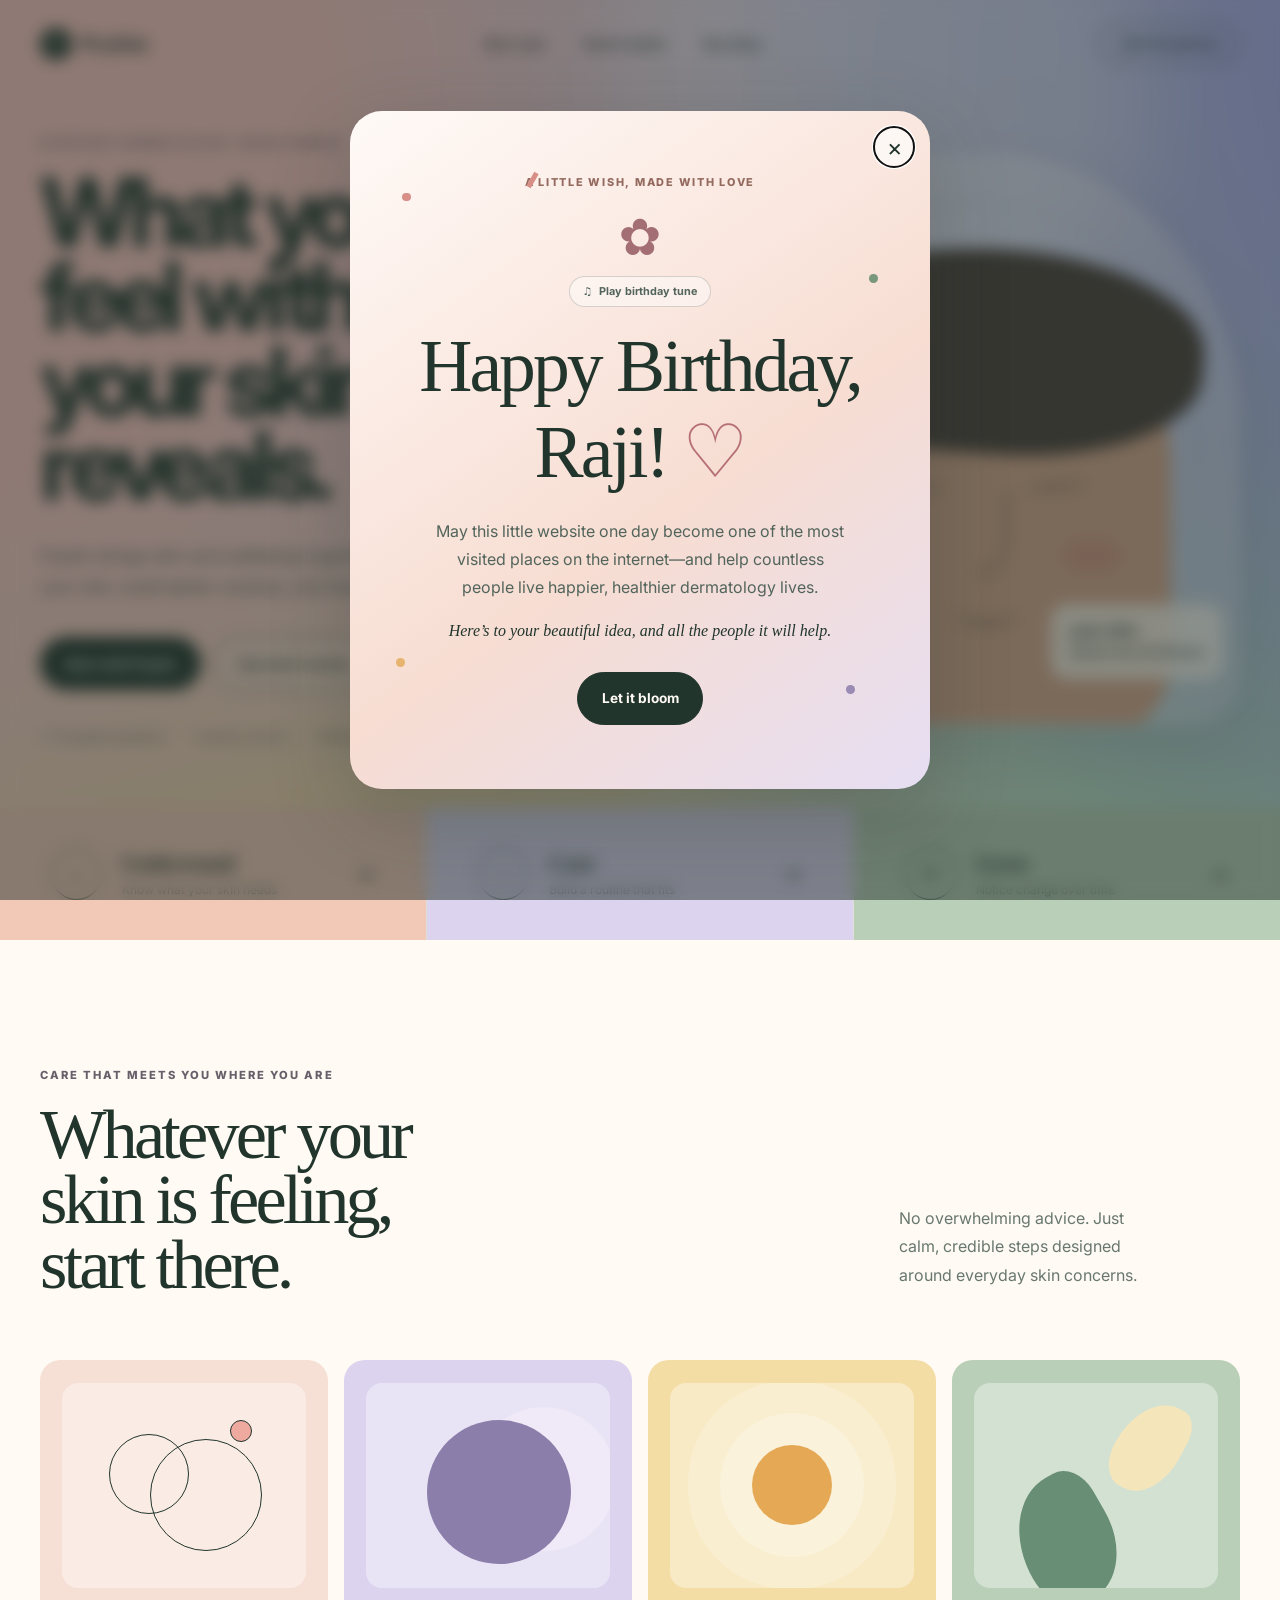
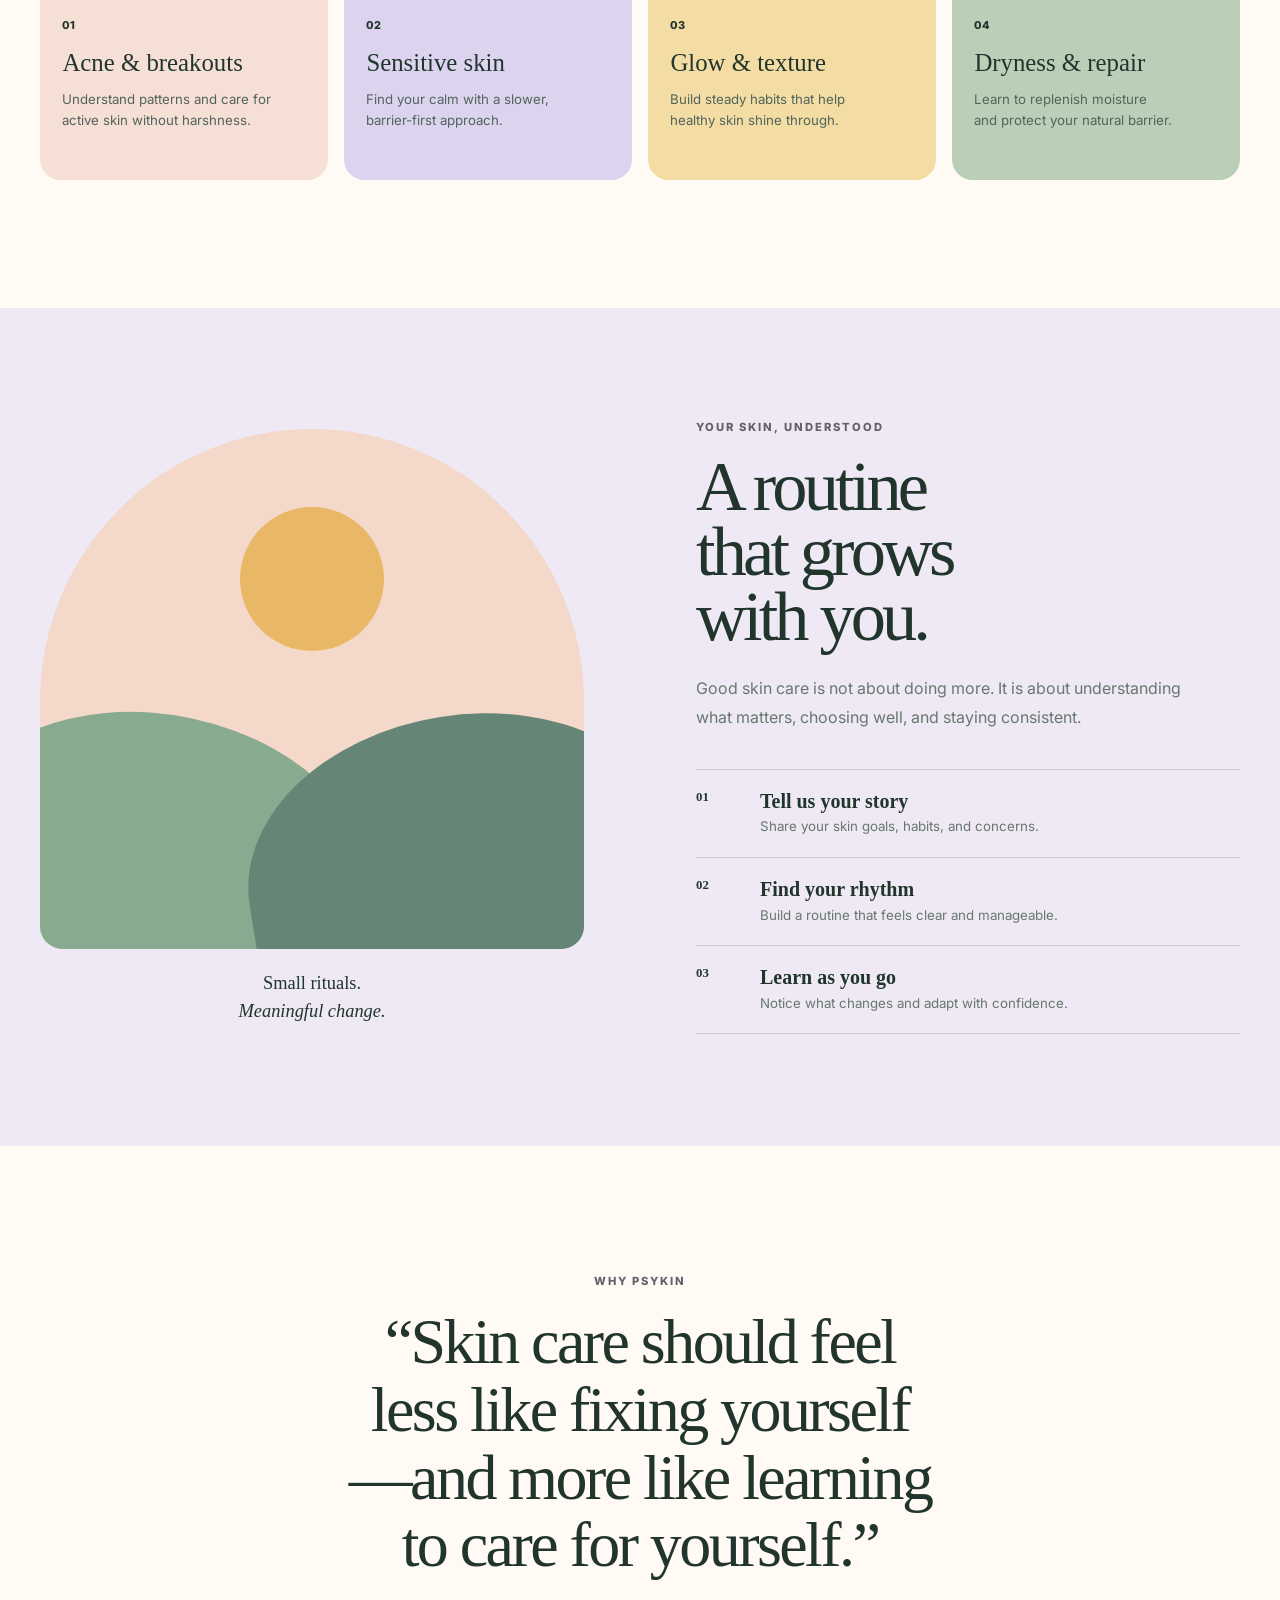
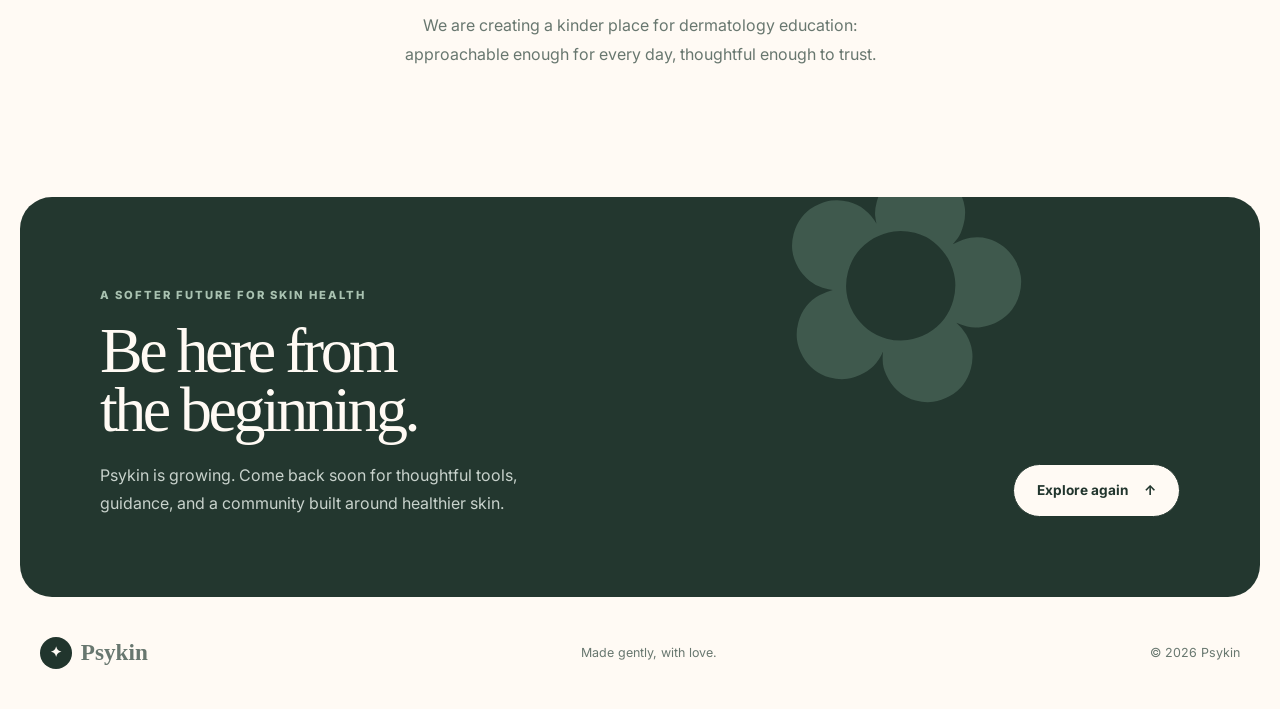
<file: index.html>
<!doctype html>
<html lang="en">
  <head>
    <meta charset="utf-8" />
    <meta name="viewport" content="width=device-width, initial-scale=1" />
    <meta name="description" content="Psykin makes skin health feel simpler, kinder, and easier to understand." />
    <meta name="theme-color" content="#f6ebe4" />
    <title>Psykin — Feel good in your skin</title>
    <link rel="icon" href="data:image/svg+xml,<svg xmlns=%22http://www.w3.org/2000/svg%22 viewBox=%220 0 100 100%22><text y=%22.9em%22 font-size=%2290%22>✿</text></svg>" />
    <link rel="preconnect" href="https://fonts.googleapis.com" />
    <link rel="preconnect" href="https://fonts.gstatic.com" crossorigin />
    <link href="https://fonts.googleapis.com/css2?family=Inter:wght@400;500;600;700;800&display=swap" rel="stylesheet" />
    <link rel="stylesheet" href="assets/css/styles.css" />
    <script src="assets/js/main.js" defer></script>
  </head>
  <body>
    <header class="site-header">
      <a class="brand" href="#top" aria-label="Psykin home"><span class="brand-flower" aria-hidden="true">✦</span>Psykin</a>
      <nav aria-label="Primary navigation"><a href="#care">Skin care</a><a href="#how">How it works</a><a href="#story">Our story</a></nav>
      <a class="nav-cta" href="#start">Join the journey</a>
    </header>

    <main id="top">
      <section class="hero">
        <div class="hero-copy">
          <p class="eyebrow">Everyday dermatology, made human</p>
          <h1>What you feel within, your skin reveals.</h1>
          <p class="hero-lede">Psykin brings skin and wellbeing together, helping you understand your skin, build better routines, and feel supported at every step.</p>
          <div class="hero-actions"><a class="button dark" href="#start">Start with Psykin</a><a class="button ghost" href="#how">See how it works</a></div>
          <div class="trust-line"><span>✦ Thoughtful guidance</span><span>✦ Gentle routines</span><span>✦ Real progress</span></div>
        </div>
        <div class="hero-visual" aria-label="Abstract illustration representing gentle skin care">
          <span class="orbit orbit-one"></span><span class="orbit orbit-two"></span>
          <div class="face"><i class="eye eye-left"></i><i class="eye eye-right"></i><i class="nose"></i><i class="smile"></i><i class="blush blush-left"></i><i class="blush blush-right"></i></div>
          <div class="hero-badge"><b>your skin</b><br />deserves kindness</div>
          <span class="petal petal-one"></span><span class="petal petal-two"></span><span class="petal petal-three"></span>
        </div>
      </section>

      <section class="pathways" aria-label="Ways Psykin can help">
        <a class="pathway peach" href="#care"><span class="path-icon">☼</span><span><strong>Understand</strong><small>Know what your skin needs</small></span><b>→</b></a>
        <a class="pathway lavender" href="#how"><span class="path-icon">◌</span><span><strong>Care</strong><small>Build a routine that fits</small></span><b>→</b></a>
        <a class="pathway sage" href="#start"><span class="path-icon">✦</span><span><strong>Grow</strong><small>Notice change over time</small></span><b>→</b></a>
      </section>

      <section class="concerns" id="care">
        <div class="section-heading"><div><p class="eyebrow">Care that meets you where you are</p><h2>Whatever your skin is feeling, start there.</h2></div><p>No overwhelming advice. Just calm, credible steps designed around everyday skin concerns.</p></div>
        <div class="concern-grid">
          <article class="concern-card card-blush"><div class="card-art bubbles"><i></i><i></i><i></i></div><span>01</span><h3>Acne & breakouts</h3><p>Understand patterns and care for active skin without harshness.</p></article>
          <article class="concern-card card-lilac"><div class="card-art moon"><i></i></div><span>02</span><h3>Sensitive skin</h3><p>Find your calm with a slower, barrier-first approach.</p></article>
          <article class="concern-card card-yellow"><div class="card-art rays"><i></i></div><span>03</span><h3>Glow & texture</h3><p>Build steady habits that help healthy skin shine through.</p></article>
          <article class="concern-card card-green"><div class="card-art drops"><i></i><i></i></div><span>04</span><h3>Dryness & repair</h3><p>Learn to replenish moisture and protect your natural barrier.</p></article>
        </div>
      </section>

      <section class="how" id="how">
        <div class="how-art"><div class="arch"><span class="sun"></span><span class="hill hill-one"></span><span class="hill hill-two"></span></div><p>Small rituals.<br /><em>Meaningful change.</em></p></div>
        <div class="how-copy"><p class="eyebrow">Your skin, understood</p><h2>A routine that grows with you.</h2><p class="intro">Good skin care is not about doing more. It is about understanding what matters, choosing well, and staying consistent.</p><ol><li><b>01</b><span><strong>Tell us your story</strong><small>Share your skin goals, habits, and concerns.</small></span></li><li><b>02</b><span><strong>Find your rhythm</strong><small>Build a routine that feels clear and manageable.</small></span></li><li><b>03</b><span><strong>Learn as you go</strong><small>Notice what changes and adapt with confidence.</small></span></li></ol></div>
      </section>

      <section class="manifesto" id="story"><p class="eyebrow">Why Psykin</p><blockquote>“Skin care should feel less like fixing yourself—and more like learning to care for yourself.”</blockquote><p>We are creating a kinder place for dermatology education: approachable enough for every day, thoughtful enough to trust.</p></section>

      <section class="start" id="start"><div><p class="eyebrow">A softer future for skin health</p><h2>Be here from the beginning.</h2><p>Psykin is growing. Come back soon for thoughtful tools, guidance, and a community built around healthier skin.</p></div><a class="button light" href="#top">Explore again <span>↑</span></a><span class="start-flower" aria-hidden="true">✿</span></section>
    </main>

    <footer><a class="brand" href="#top"><span class="brand-flower" aria-hidden="true">✦</span>Psykin</a><p>Made gently, with love.</p><p data-year></p></footer>

    <dialog class="birthday-dialog" aria-labelledby="birthday-title" aria-describedby="birthday-message">
      <button class="dialog-close" type="button" aria-label="Close birthday message" data-close-dialog>×</button>
      <div class="confetti" aria-hidden="true"><span></span><span></span><span></span><span></span><span></span></div>
      <p class="birthday-kicker">A little wish, made with love</p>
      <div class="gift-flower" aria-hidden="true">✿</div>
      <button class="music-toggle" type="button" aria-pressed="false" data-music-toggle><span aria-hidden="true">♫</span><span data-music-label>Play birthday tune</span></button>
      <h2 id="birthday-title">Happy Birthday, Raji! <span>♡</span></h2>
      <p id="birthday-message">May this little website one day become one of the most visited places on the internet—and help countless people live happier, healthier dermatology lives.</p>
      <p class="birthday-signoff">Here’s to your beautiful idea, and all the people it will help.</p>
      <button class="button dark" type="button" data-close-dialog>Let it bloom</button>
    </dialog>
  </body>
</html>
</file>
<file: assets/css/styles.css>
:root{color-scheme:light;--ink:#21352d;--cream:#fffaf4;--paper:#f8f1ea;--peach:#f2c8b7;--blush:#f6dfd5;--lavender:#dcd4ef;--sage:#b9cfb8;--yellow:#f4dda4;--muted:#68776f;--line:rgba(33,53,45,.14);--serif:Georgia,"Times New Roman",serif;--sans:"Inter","Avenir Next",Avenir,system-ui,sans-serif}
*{box-sizing:border-box}html{min-width:320px;scroll-behavior:smooth}body{margin:0;overflow-x:hidden;color:var(--ink);background:var(--cream);font-family:var(--sans)}a{color:inherit;text-decoration:none}p,h1,h2,h3,blockquote{text-wrap:balance}.site-header{position:absolute;z-index:5;top:0;left:50%;display:flex;width:min(1200px,calc(100% - 3rem));align-items:center;justify-content:space-between;padding:1.45rem 0;transform:translateX(-50%)}.brand{display:flex;align-items:center;gap:.55rem;font-family:var(--serif);font-size:1.45rem;font-weight:700}.brand-flower{display:grid;width:2rem;height:2rem;place-items:center;border-radius:50%;color:var(--cream);background:var(--ink);font-size:.85rem}.site-header nav{display:flex;gap:2.35rem;font-size:.85rem;font-weight:600}.site-header nav a{transition:opacity .2s}.site-header nav a:hover{opacity:.55}.nav-cta{padding:.75rem 1.2rem;border:1px solid var(--ink);border-radius:999px;font-size:.8rem;font-weight:700}
.hero{position:relative;isolation:isolate;display:grid;min-height:770px;overflow:hidden;grid-template-columns:1.05fr .95fr;align-items:center;gap:clamp(3rem,7vw,8rem);padding:8.5rem max(1.5rem,calc((100vw - 1200px)/2)) 4rem;background:#f4d9d3}.hero::before{position:absolute;z-index:-2;inset:-45%;background:radial-gradient(circle at 20% 28%,#ffc7c3 0 13%,transparent 34%),radial-gradient(circle at 78% 20%,#aaa8f2 0 15%,transparent 38%),radial-gradient(circle at 70% 78%,#b8dfc6 0 14%,transparent 36%),radial-gradient(circle at 28% 82%,#f4d792 0 12%,transparent 34%),linear-gradient(125deg,#f7dad2 10%,#d8cff1 46%,#c5e3d0 76%,#f7dfad);background-size:115% 115%,125% 125%,120% 120%,130% 130%,100% 100%;content:"";animation:hero-gradient-drift 18s ease-in-out infinite alternate;will-change:transform}.hero::after{position:absolute;z-index:-1;top:-12rem;right:10%;width:34rem;height:34rem;border-radius:50%;background:rgba(255,255,255,.28);content:"";filter:blur(42px);animation:hero-light-float 14s ease-in-out infinite alternate;pointer-events:none}.hero-copy,.hero-visual{position:relative;z-index:1}.eyebrow{margin:0 0 1.25rem;color:#675f69;font-size:.7rem;font-weight:800;letter-spacing:.18em;text-transform:uppercase}.hero h1{margin:0;max-width:8ch;font-family:var(--sans);font-size:clamp(4rem,7.5vw,7.5rem);font-weight:700;letter-spacing:-.075em;line-height:.88}.section-heading h2,.how h2,.start h2{margin:0;font-family:var(--serif);font-size:clamp(4rem,7.5vw,7.5rem);font-weight:400;letter-spacing:-.055em;line-height:.92}.hero-lede{max-width:36rem;margin:2rem 0 0;color:#48574f;font-size:1.08rem;line-height:1.8}.hero-actions{display:flex;gap:.8rem;margin-top:2.2rem}.button{display:inline-flex;min-height:3.3rem;align-items:center;justify-content:center;gap:1rem;padding:.8rem 1.45rem;border:1px solid var(--ink);border-radius:999px;font:inherit;font-size:.85rem;font-weight:700;cursor:pointer;transition:transform .2s,box-shadow .2s}.button:hover{transform:translateY(-2px);box-shadow:0 12px 24px rgba(33,53,45,.12)}.button.dark{color:var(--cream);background:var(--ink)}.button.ghost{background:rgba(255,255,255,.15);backdrop-filter:blur(8px)}.button.light{color:var(--ink);background:var(--cream)}.trust-line{display:flex;flex-wrap:wrap;gap:1.5rem;margin-top:2.5rem;color:#555e58;font-size:.72rem}
.hero-visual{position:relative;min-height:570px;overflow:hidden;border:1px solid rgba(255,255,255,.48);border-radius:48% 48% 3rem 3rem;background:linear-gradient(145deg,rgba(255,255,255,.36),rgba(220,212,239,.3));box-shadow:0 28px 70px rgba(57,50,86,.14),inset 0 1px rgba(255,255,255,.65);backdrop-filter:blur(18px)}.orbit{position:absolute;border:1px solid rgba(33,53,45,.16);border-radius:50%}.orbit-one{inset:8%}.orbit-two{inset:19%}.face{position:absolute;right:13%;bottom:-6%;width:72%;height:84%;border-radius:48% 48% 35% 35%/38% 38% 20% 20%;background:#d9a88e;box-shadow:inset 2rem 1rem rgba(255,255,255,.12)}.face::before{position:absolute;top:-7%;right:-9%;left:-9%;height:43%;border-radius:55% 45% 45% 30%;background:#4c403b;content:"";transform:rotate(4deg)}.eye{position:absolute;top:43%;width:16%;height:2px;border-radius:50%;background:var(--ink)}.eye-left{left:24%;transform:rotate(5deg)}.eye-right{right:22%;transform:rotate(-5deg)}.nose{position:absolute;top:44%;left:49%;width:8%;height:17%;border-right:2px solid rgba(33,53,45,.65);border-bottom:2px solid rgba(33,53,45,.65);border-radius:0 0 55% 0}.smile{position:absolute;top:66%;left:43%;width:17%;height:6%;border-bottom:2px solid var(--ink);border-radius:50%}.blush{position:absolute;top:54%;width:16%;height:7%;border-radius:50%;background:rgba(200,97,100,.22);filter:blur(3px)}.blush-left{left:15%}.blush-right{right:13%}.hero-badge{position:absolute;z-index:3;right:3%;bottom:8%;padding:1rem 1.2rem;border-radius:1rem;background:rgba(255,250,244,.8);font-family:var(--sans);font-size:.95rem;line-height:1.4;backdrop-filter:blur(12px)}.petal{position:absolute;width:4.2rem;height:7rem;border-radius:100% 0 100% 0;background:#6e9176}.petal-one{bottom:-1rem;left:5%;transform:rotate(-24deg)}.petal-two{bottom:2.5rem;left:15%;width:3rem;height:5rem;background:#91ad8e;transform:rotate(18deg)}.petal-three{top:11%;left:8%;width:2.4rem;height:4rem;background:#f3d68f;transform:rotate(45deg)}
.pathways{display:grid;grid-template-columns:repeat(3,1fr);gap:1px;background:var(--line)}.pathway{display:grid;min-height:132px;grid-template-columns:auto 1fr auto;align-items:center;gap:1.2rem;padding:1.6rem clamp(1.5rem,4vw,3.5rem);transition:filter .2s}.pathway:hover{filter:saturate(1.2)}.pathway.peach{background:var(--peach)}.pathway.lavender{background:var(--lavender)}.pathway.sage{background:var(--sage)}.path-icon{display:grid;width:3.2rem;height:3.2rem;place-items:center;border:1px solid var(--ink);border-radius:50%;font-family:var(--serif);font-size:1.25rem}.pathway strong,.pathway small{display:block}.pathway strong{font-family:var(--serif);font-size:1.4rem}.pathway small{margin-top:.35rem;color:#4e6258;font-size:.75rem}.pathway b{font-size:1.3rem;font-weight:400}
.concerns{padding:8rem max(1.5rem,calc((100vw - 1200px)/2))}.section-heading{display:grid;grid-template-columns:1.4fr .6fr;align-items:end;gap:4rem}.section-heading h2{max-width:13ch;font-size:clamp(3rem,5.5vw,5.7rem)}.section-heading>p{margin:0 0 .4rem;color:var(--muted);line-height:1.8}.concern-grid{display:grid;grid-template-columns:repeat(4,1fr);gap:1rem;margin-top:4rem}.concern-card{min-height:420px;padding:1.4rem;border-radius:1.3rem}.card-blush{background:var(--blush)}.card-lilac{background:var(--lavender)}.card-yellow{background:var(--yellow)}.card-green{background:var(--sage)}.concern-card>span{font-size:.68rem;font-weight:800}.concern-card h3{margin:1rem 0 .7rem;font-family:var(--serif);font-size:1.55rem;font-weight:400}.concern-card p{margin:0;color:#52645b;font-size:.83rem;line-height:1.6}.card-art{position:relative;height:205px;margin-bottom:1.6rem;overflow:hidden;border-radius:1rem;background:rgba(255,255,255,.36)}.bubbles i{position:absolute;border:1px solid var(--ink);border-radius:50%}.bubbles i:nth-child(1){top:25%;left:19%;width:5rem;height:5rem}.bubbles i:nth-child(2){right:18%;bottom:18%;width:7rem;height:7rem}.bubbles i:nth-child(3){top:18%;right:22%;width:1.4rem;height:1.4rem;background:#efaaa0}.moon i{position:absolute;top:18%;left:25%;width:9rem;height:9rem;border-radius:50%;background:#8c7eaa;box-shadow:2.8rem -.8rem 0 #f0eaf8}.rays i{position:absolute;top:50%;left:50%;width:5rem;height:5rem;border-radius:50%;background:#e5a955;box-shadow:0 0 0 2rem rgba(255,255,255,.24),0 0 0 4rem rgba(255,255,255,.18);transform:translate(-50%,-50%)}.drops i{position:absolute;width:6rem;height:8rem;border-radius:70% 30% 60% 40%;background:#688e76}.drops i:first-child{bottom:-1rem;left:18%;transform:rotate(-30deg)}.drops i:last-child{top:1rem;right:15%;width:4rem;height:6rem;background:#f5e5bb;transform:rotate(28deg)}
.how{display:grid;grid-template-columns:1fr 1fr;gap:7rem;align-items:center;padding:7rem max(1.5rem,calc((100vw - 1200px)/2));background:#eee9f4}.how-art{text-align:center}.arch{position:relative;height:520px;overflow:hidden;border-radius:18rem 18rem 1.5rem 1.5rem;background:#f4d8c9}.sun{position:absolute;top:15%;left:50%;width:9rem;height:9rem;border-radius:50%;background:#e8b866;transform:translateX(-50%)}.hill{position:absolute;bottom:-15%;width:80%;height:60%;border-radius:50% 50% 0 0}.hill-one{left:-18%;background:#88aa8e;transform:rotate(12deg)}.hill-two{right:-18%;background:#658577;transform:rotate(-9deg)}.how-art>p{margin:1.3rem 0 0;font-family:var(--serif);font-size:1.15rem;line-height:1.5}.how-copy h2{max-width:10ch;font-size:clamp(3.2rem,5.5vw,5.9rem)}.intro{max-width:35rem;margin:1.6rem 0 2.3rem;color:var(--muted);line-height:1.8}.how ol{margin:0;padding:0;border-top:1px solid var(--line);list-style:none}.how li{display:grid;grid-template-columns:3rem 1fr;gap:1rem;padding:1.25rem 0;border-bottom:1px solid var(--line)}.how li>b{font-family:var(--serif);font-size:.8rem}.how li strong,.how li small{display:block}.how li strong{font-family:var(--serif);font-size:1.25rem}.how li small{margin-top:.3rem;color:var(--muted);line-height:1.45}
.manifesto{padding:8rem 1.5rem;text-align:center}.manifesto blockquote{max-width:20ch;margin:0 auto;font-family:var(--serif);font-size:clamp(2.7rem,5vw,5.2rem);letter-spacing:-.04em;line-height:1.06}.manifesto>p:last-child{max-width:42rem;margin:2rem auto 0;color:var(--muted);line-height:1.8}.start{position:relative;display:flex;min-height:400px;align-items:flex-end;justify-content:space-between;gap:3rem;overflow:hidden;margin:0 max(1rem,calc((100vw - 1240px)/2));padding:5rem;border-radius:2rem;background:#23372f;color:var(--cream)}.start h2{max-width:10ch;font-size:clamp(3rem,5vw,5.6rem)}.start p:last-child{max-width:38rem;margin:1.4rem 0 0;color:#c8d2cc;line-height:1.7}.start .eyebrow{color:#a9c2b1}.start-flower{position:absolute;top:-5rem;right:18%;color:#3f594d;font-size:20rem;line-height:1;transform:rotate(15deg)}.start .button{position:relative;z-index:1;flex:none}
footer{display:flex;align-items:center;justify-content:space-between;gap:2rem;padding:2.5rem max(1.5rem,calc((100vw - 1200px)/2));color:var(--muted);font-size:.78rem}footer p{margin:0}
.birthday-dialog{width:min(580px,calc(100% - 2rem));overflow:hidden;padding:clamp(2.2rem,6vw,4rem);border:0;border-radius:2rem;color:var(--ink);background:linear-gradient(145deg,#fffaf7,#f7ddd2 58%,#e6def3);box-shadow:0 25px 80px rgba(40,44,42,.22);text-align:center}.birthday-dialog::backdrop{background:rgba(31,45,39,.5);backdrop-filter:blur(8px)}.birthday-dialog[open]{animation:rise-in .4s cubic-bezier(.2,.9,.25,1)}.dialog-close{position:absolute;top:1rem;right:1rem;display:grid;width:2.5rem;height:2.5rem;place-items:center;padding:0;border:0;border-radius:50%;color:var(--ink);background:rgba(255,255,255,.68);font:inherit;font-size:1.5rem;cursor:pointer}.birthday-kicker{margin:0 0 1rem;color:#946a5f;font-size:.68rem;font-weight:800;letter-spacing:.16em;text-transform:uppercase}.gift-flower{margin-bottom:.55rem;color:#a36f75;font-size:3.2rem}.music-toggle{display:inline-flex;align-items:center;gap:.45rem;margin:0 0 1.1rem;padding:.45rem .8rem;border:1px solid rgba(33,53,45,.18);border-radius:999px;color:#52645b;background:rgba(255,255,255,.42);font:inherit;font-size:.68rem;font-weight:700;cursor:pointer;transition:background .2s,transform .2s}.music-toggle:hover{background:rgba(255,255,255,.72);transform:translateY(-1px)}.music-toggle[aria-pressed="true"] span:first-child{animation:music-pulse 1.2s ease-in-out infinite}.birthday-dialog h2{margin:0;font-family:var(--serif);font-size:clamp(2.8rem,8vw,4.6rem);font-weight:400;letter-spacing:-.04em}.birthday-dialog h2 span{color:#b56f75}.birthday-dialog #birthday-message{margin:1.4rem auto 0;color:#52645b;font-size:1rem;line-height:1.75}.birthday-signoff{margin:1.1rem auto 1.8rem;font-family:var(--serif);font-style:italic;line-height:1.5}.confetti span{position:absolute;width:.55rem;height:.55rem;border-radius:50%;background:#d88f88}.confetti span:nth-child(1){top:12%;left:9%}.confetti span:nth-child(2){top:24%;right:9%;background:#78977d}.confetti span:nth-child(3){bottom:18%;left:8%;background:#e6b46f}.confetti span:nth-child(4){right:13%;bottom:14%;background:#9a8bb5}.confetti span:nth-child(5){top:9%;left:31%;width:.3rem;height:1rem;border-radius:0;transform:rotate(30deg)}
@keyframes rise-in{from{opacity:0;transform:translateY(1.5rem) scale(.96)}to{opacity:1;transform:none}}
@keyframes hero-gradient-drift{0%{transform:translate3d(-5%,-3%,0) rotate(-3deg) scale(1.02)}50%{transform:translate3d(4%,2%,0) rotate(2deg) scale(1.08)}100%{transform:translate3d(-1%,5%,0) rotate(-1deg) scale(1.04)}}
@keyframes hero-light-float{from{transform:translate3d(-12%,0,0) scale(.9)}to{transform:translate3d(18%,20%,0) scale(1.15)}}
@keyframes music-pulse{50%{transform:scale(1.25);color:#a36f75}}
@media(max-width:900px){.site-header nav{display:none}.hero{grid-template-columns:1fr;padding-top:9rem}.hero-visual{min-height:540px}.pathways{grid-template-columns:1fr}.pathway{min-height:100px}.section-heading,.how{grid-template-columns:1fr}.concern-grid{grid-template-columns:repeat(2,1fr)}.how{gap:4rem}.how-art{max-width:600px;margin:auto}.start{align-items:flex-start;flex-direction:column;padding:3.5rem}.start-flower{right:-10%}}
@media(max-width:560px){.site-header{width:calc(100% - 2rem)}.nav-cta{display:none}.hero{padding-inline:1rem}.hero h1{font-size:clamp(3.8rem,18vw,5.4rem)}.hero-actions{align-items:stretch;flex-direction:column}.hero-visual{min-height:420px}.trust-line{gap:.7rem}.concerns{padding-block:6rem}.concern-grid{grid-template-columns:1fr}.concern-card{min-height:auto}.section-heading{gap:1.5rem}.arch{height:390px}.start{margin-inline:.6rem;padding:3rem 1.5rem}footer{align-items:flex-start;flex-direction:column}}
@media(prefers-reduced-motion:reduce){html{scroll-behavior:auto}*,*::before,*::after{animation-duration:.01ms!important;transition-duration:.01ms!important}.hero::before,.hero::after{animation:none}}
</file>
